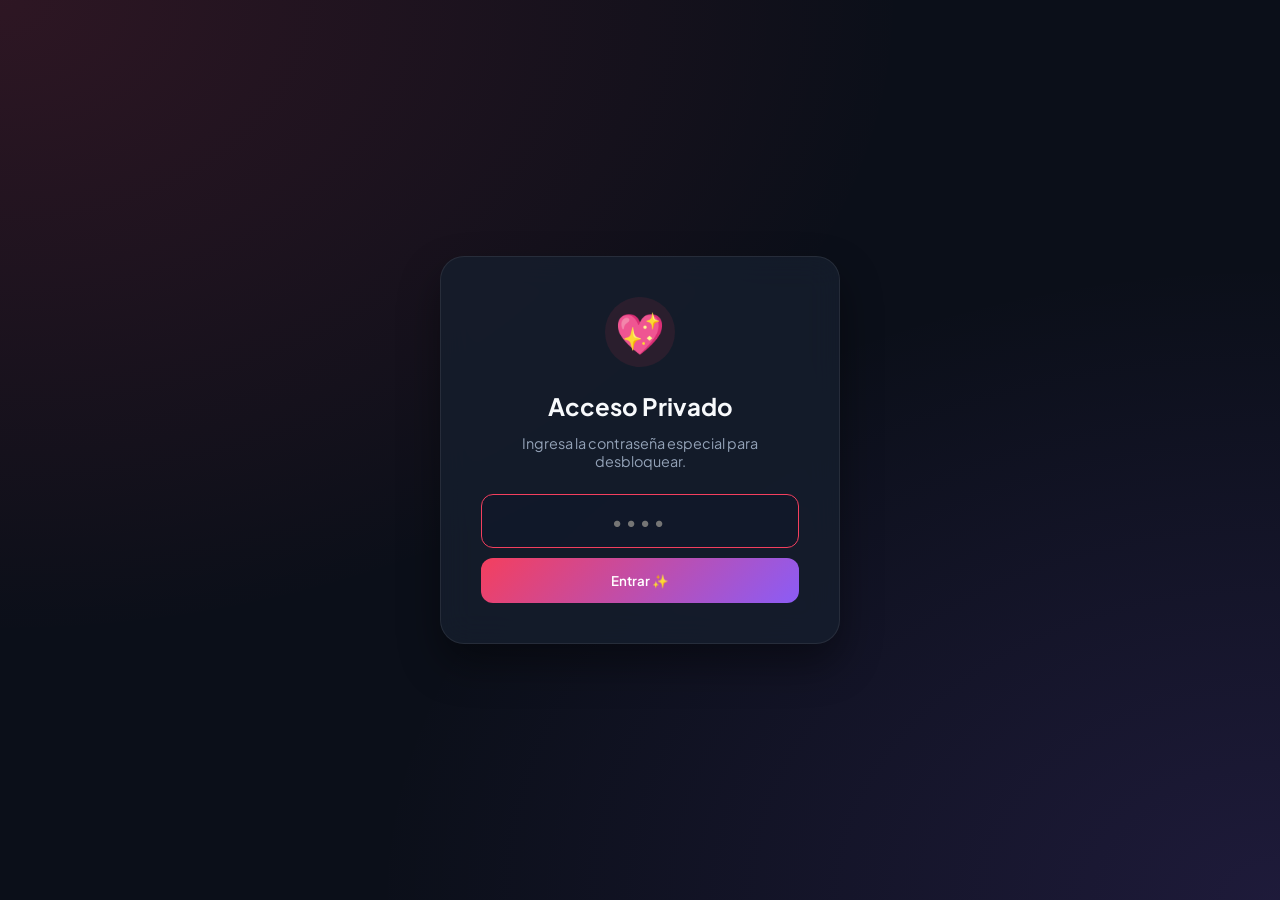
<file: index.html>
<!DOCTYPE html>
<html lang="es">
<head>
  <meta charset="UTF-8" />
  <meta name="viewport" content="width=device-width, initial-scale=1.0"/>
  <title>Para ti chiquilla 💖</title>
  <link rel="stylesheet" href="styles.css" />
  <link href="https://fonts.googleapis.com/css2?family=Plus+Jakarta+Sans:wght@400;600;800&family=Caveat:wght@700&display=swap" rel="stylesheet">
</head>
<body>

  <!-- PANTALLA DE BLOQUEO -->
  <div id="lock-screen" class="lock-wrapper">
    <div class="lock-card">
      <div class="heart-badge">💖</div>
      <h2>Acceso Privado</h2>
      <p class="sub">Ingresa la contraseña especial para desbloquear.</p>
      
      <div class="input-group">
        <input type="password" id="password-input" placeholder="••••" maxlength="8" autofocus />
        <button id="unlock-btn" class="btn-primary">Entrar ✨</button>
      </div>
      
      <p id="error-msg" class="error-text">Uuuyy, clave incorrecta... ¡Intenta de nuevo! 👀</p>
    </div>
  </div>

  <!-- CONTENIDO PRINCIPAL -->
  <div id="content-screen" class="main-container hidden">
    
    <!-- Hero Header -->
    <header class="hero-card">
      <span class="tag">Nuestro Espacio</span>
      <h1>Hola mi amochito <span class="sparkle">✨</span></h1>
      <p class="hero-desc">
        De horas en el servicio en la melchor, las caminatas acompañandote a tu casa, las idas al Tec y las largas platicas... a una historia de amor echa realidad
      </p>

      <!-- Contador de tiempo -->
      <div class="timer-box">
        <h3>Tiempo juntos de novios:</h3>
        <div id="counter" class="counter-grid">
          <div class="time-unit"><span id="days">0</span><small>Días</small></div>
          <div class="time-unit"><span id="hours">0</span><small>Horas</small></div>
          <div class="time-unit"><span id="minutes">0</span><small>Mins</small></div>
          <div class="time-unit"><span id="seconds">0</span><small>Segs</small></div>
        </div>
      </div>
    </header>

    <!-- Widget Sombrilla -->
    <section class="interactive-card">
      <div class="umbrella-icon">☂️</div>
      <div class="umbrella-info">
        <h3>El Estado de la Sombrilla, Rcuerdas?... jejeje</h3>
        <p id="umbrella-status">Estatus actual: <strong>En posesión de André (Propiedad casi legal)</strong></p>
      </div>
      <button id="umbrella-btn" class="btn-secondary">Intentar devolver sombrilla 🌂</button>
    </section>

    <!-- CHAT ADAPTADO CON LOS MOMENTOS CLAVE -->
    <section class="section-block">
      <h2>💬 El momento donde todo cambió</h2>
      <div class="chat-mockup">
        <div class="chat-header">
          <div class="avatar">K</div>
          <div>
            <strong>Mi Niña 💖</strong>
            <span class="online">23 de marzo de 2026</span>
          </div>
        </div>
        <div class="chat-body">
          
          <div class="msg left">
            <p>yo quisiera un novio como tu que onda contigo</p>
            <span class="time">9:28 PM</span>
          </div>

          <div class="msg right">
            <p>Aaayyy katy enserioo? Es que yo siento que una niña no podría estar conmigo por como soy la vdd</p>
            <span class="time">9:30 PM ✓✓</span>
          </div>

          <div class="msg left">
            <p>hoy hiciste cosas que haria un buen novio... como veniamos en la playa que me llevaras a mi casa a pesar de que te tienes que regresar solo ya tarde</p>
            <span class="time">9:31 PM</span>
          </div>

          <div class="msg right">
            <p>Pero pues es que es diferente sabes tu literal me provocas querer ser diferente contigo</p>
            <span class="time">9:40 PM ✓✓</span>
          </div>

          <div class="msg left">
            <p>especial como ? como mejores amigos?</p>
            <span class="time">9:49 PM</span>
          </div>

          <!-- LA CONFESIÓN DE ANDRÉ -->
          <div class="msg right">
            <p>Ayyy yaaa katy ya que esto termine como tenga que terminar. Pues es que la vvd tu me gustas y desde siempre desde el primer día que te vi literal fue amor a primera vista lo que senti por ti... y pues ya te lo tenia que decir tarde o temprano.</p>
            <span class="time">9:58 PM ✓✓</span>
          </div>

          <div class="msg left">
            <p>diosmio... como que desde el dia 1 😱</p>
            <span class="time">10:00 PM</span>
          </div>

          <!-- REVELACIÓN DE KATY -->
          <div class="msg left">
            <p>me llamabas la atención desde antes dr andar con ariel pero como yo sabia que tu nunca ibas a querer una relación dije pues no... joseph sabe desde los inicios que me gustabas JAAJAJAJAJA</p>
            <span class="time">10:07 PM</span>
          </div>

          <div class="msg right">
            <p>Waaaoo la vdd no esperaba que yo te llamara la atención, por que pues tu eres una niña muy hermosa y especial que pues yo nunca pensé que te fueras a fijar en mi la vdd</p>
            <span class="time">10:09 PM ✓✓</span>
          </div>

          <!-- DECLARACIÓN MUTUA -->
          <div class="msg right">
            <p>No, me hiciste sentir completo por primera vez en mucho tiempo</p>
            <span class="time">10:26 PM ✓✓</span>
          </div>

          <div class="msg left">
            <p>ayyyyyy te quiero muchísimo🫶</p>
            <span class="time">10:26 PM</span>
          </div>

          <div class="msg right">
            <p>Te amo katy, te amo mucho, no sabes que pinché felicidad me da poder decirtelo 🫶</p>
            <span class="time">10:27 PM ✓✓</span>
          </div>

          <div class="msg left">
            <p>tlj que quiero gritar de felicidad sigo en shock! yo tambieeeen 💖</p>
            <span class="time">10:31 PM</span>
          </div>

          <div class="msg right">
            <p>Por que aun que tu no te lo creas estás hermosa katy, siempre me gustó tu forma de ser y el amor que siento hacia ti me provoca ser así contigo ❤️</p>
            <span class="time">10:40 PM ✓✓</span>
          </div>

        </div>
      </div>
    </section>

    <!-- Línea del tiempo -->
    <section class="section-block">
      <h2>📅 Nuestra Línea del Tiempo</h2>
      <div class="timeline">
        
        <div class="timeline-item">
          <div class="timeline-dot">🏫</div>
          <div class="timeline-content">
            <span class="date">Septiembre - Diciembre 2025</span>
            <h3>El Servicio Social</h3>
            <p>Aun me acuerdo mucho de mi primer dia en el servicio, esa primera vez que te vi a los ojos es inolvidable, y cuando te acompañaba a tu casa yo era el mas feliz jijijiji</p>
          </div>
        </div>

        <div class="timeline-item">
          <div class="timeline-dot">🎂</div>
          <div class="timeline-content">
            <span class="date">Enero & Febrero 2026</span>
            <h3>Cumpleaños y Apoyo Mutuo</h3>
            <p>Celebrar nuestros cumpleaños que aun esta en mi mente ese kinder delice que me regalaste, y empezar con esas largas platicas todos los dias, que dieron paso a que poco a poco nos fueramos juntando mas y mas.</p>
          </div>
        </div>

        <div class="timeline-item">
          <div class="timeline-dot">💖</div>
          <div class="timeline-content">
            <span class="date">24 de Marzo de 2026</span>
            <h3>El Inicio Oficial 👩‍❤️‍👨</h3>
            <p>El día en que dejamos de darle vuelta al asunto y empezamos nuestra historia juntos formalmente.</p>
          </div>
        </div>

        <div class="timeline-item">
          <div class="timeline-dot">🚗</div>
          <div class="timeline-content">
            <span class="date">Abril - Junio 2026</span>
            <h3>Citas, Tec y Rutina de Acompañarnos</h3>
            <p>Las idas juntos al Tec, pedir los Didis y la costumbre de estar el uno para el otro todos los días.</p>
          </div>
        </div>

        <div class="timeline-item">
          <div class="timeline-dot">✨</div>
          <div class="timeline-content">
            <span class="date">Julio 2026 - Presente</span>
            <h3>Sumando Momentos</h3>
            <p>Cada dia amandonos mas y mas, con algunas salidas y sobre todo estando el uno para el otro.</p>
          </div>
        </div>

        <!-- Elemento final con desvanecido -->
        <div class="timeline-item timeline-fade">
          <div class="timeline-dot dot-glow">⏳</div>
          <div class="timeline-content content-blur">
            <span class="date">El futuro...</span>
            <h3 class="in-progress-text">En proceso... construyendo una vida juntos 🤍</h3>
          </div>
        </div>

      </div>
    </section>

    <!-- Tarjeta Especial -->
    <section class="section-block">
      <h2>📜 Algo desde mi corazon</h2>
      <div class="card-letter">
        <p class="letter-text">
          "Seis meses podra ser muy poco para muchos, pero cuando se viven como tu y yo los hemos vivido creo que no hace falta mas para estar seguro que quiero estar junto a ti para toda la vida, juntos tu y yo escribiendo una historia llena de mucho amor como desde el primer momento, amandonos para siempre"
        </p>
        <span class="signature">— André</span>
      </div>
    </section>

    <footer>
      <p>Página programada con mucho amor por tu amochito 😎</p>
    </footer>

  </div>

  <script src="script.js"></script>
</body>
</html>
</file>
<file: styles.css>
:root {
  --bg-main: #0b0f19;
  --card-bg: rgba(22, 30, 46, 0.8);
  --accent-pink: #f43f5e;
  --accent-purple: #8b5cf6;
  --text-primary: #f8fafc;
  --text-secondary: #94a3b8;
  --border-color: rgba(255, 255, 255, 0.08);
}

* {
  box-sizing: border-box;
  margin: 0;
  padding: 0;
  font-family: 'Plus Jakarta Sans', sans-serif;
}

body {
  background-color: var(--bg-main);
  background-image: 
    radial-gradient(at 0% 0%, rgba(244, 63, 94, 0.15) 0px, transparent 50%),
    radial-gradient(at 100% 100%, rgba(139, 92, 246, 0.15) 0px, transparent 50%);
  background-attachment: fixed;
  color: var(--text-primary);
  min-height: 100vh;
  display: flex;
  justify-content: center;
  padding: 20px 10px;
}

/* Pantalla de Bloqueo */
.lock-wrapper {
  display: flex;
  justify-content: center;
  align-items: center;
  width: 100%;
  min-height: 80vh;
}

.lock-card {
  background: var(--card-bg);
  backdrop-filter: blur(16px);
  border: 1px solid var(--border-color);
  padding: 2.5rem;
  border-radius: 24px;
  text-align: center;
  max-width: 400px;
  width: 100%;
  box-shadow: 0 20px 40px rgba(0, 0, 0, 0.4);
}

.heart-badge {
  font-size: 2.5rem;
  background: rgba(244, 63, 94, 0.1);
  width: 70px;
  height: 70px;
  line-height: 70px;
  border-radius: 50%;
  margin: 0 auto 1.5rem auto;
}

.sub {
  color: var(--text-secondary);
  font-size: 0.9rem;
  margin: 0.8rem 0 1.5rem 0;
}

.input-group {
  display: flex;
  flex-direction: column;
  gap: 10px;
}

input[type="password"] {
  padding: 14px;
  border-radius: 12px;
  border: 1px solid var(--border-color);
  background: rgba(15, 23, 42, 0.6);
  color: #fff;
  text-align: center;
  font-size: 1.2rem;
  letter-spacing: 4px;
  outline: none;
}

input[type="password"]:focus {
  border-color: var(--accent-pink);
}

.btn-primary {
  padding: 14px;
  border: none;
  border-radius: 12px;
  background: linear-gradient(135deg, var(--accent-pink), var(--accent-purple));
  color: white;
  font-weight: 600;
  cursor: pointer;
  transition: transform 0.2s, opacity 0.2s;
}

.btn-primary:hover {
  opacity: 0.9;
  transform: translateY(-2px);
}

.error-text {
  color: #fb7185;
  font-size: 0.85rem;
  margin-top: 1rem;
  display: none;
}

/* Pantalla Principal */
.main-container {
  max-width: 680px;
  width: 100%;
  animation: fadeIn 0.8s ease-in-out;
}

.hidden {
  display: none !important;
}

.hero-card {
  background: var(--card-bg);
  backdrop-filter: blur(16px);
  border: 1px solid var(--border-color);
  padding: 2.5rem 2rem;
  border-radius: 28px;
  text-align: center;
  margin-bottom: 2rem;
}

.tag {
  background: rgba(244, 63, 94, 0.15);
  color: var(--accent-pink);
  font-size: 0.8rem;
  font-weight: 600;
  padding: 6px 14px;
  border-radius: 20px;
  text-transform: uppercase;
}

h1 {
  font-size: 2.2rem;
  margin: 1rem 0 0.5rem 0;
}

.hero-desc {
  color: var(--text-secondary);
  font-size: 0.95rem;
  line-height: 1.6;
}

/* Contador */
.timer-box {
  margin-top: 2rem;
  background: rgba(15, 23, 42, 0.5);
  padding: 1.2rem;
  border-radius: 18px;
  border: 1px solid var(--border-color);
}

.timer-box h3 {
  font-size: 0.85rem;
  color: var(--text-secondary);
  margin-bottom: 1rem;
  text-transform: uppercase;
}

.counter-grid {
  display: grid;
  grid-template-columns: repeat(4, 1fr);
  gap: 10px;
}

.time-unit span {
  display: block;
  font-size: 1.5rem;
  font-weight: 800;
  color: var(--accent-pink);
}

.time-unit small {
  color: var(--text-secondary);
  font-size: 0.75rem;
}

/* Widget Sombrilla */
.interactive-card {
  background: linear-gradient(135deg, rgba(139, 92, 246, 0.15), rgba(244, 63, 94, 0.15));
  border: 1px solid var(--border-color);
  padding: 1.5rem;
  border-radius: 20px;
  display: flex;
  align-items: center;
  justify-content: space-between;
  gap: 15px;
  margin-bottom: 2rem;
  flex-wrap: wrap;
}

.umbrella-icon {
  font-size: 2.2rem;
}

.umbrella-info {
  flex: 1;
}

.umbrella-info h3 {
  font-size: 1rem;
}

.umbrella-info p {
  font-size: 0.85rem;
  color: var(--text-secondary);
}

.btn-secondary {
  background: rgba(255, 255, 255, 0.1);
  border: 1px solid var(--border-color);
  color: #fff;
  padding: 10px 16px;
  border-radius: 10px;
  cursor: pointer;
  font-size: 0.85rem;
  transition: background 0.2s;
}

.btn-secondary:hover {
  background: rgba(255, 255, 255, 0.2);
}

/* Mockup Chat */
.section-block {
  margin-bottom: 2.5rem;
}

.section-block h2 {
  font-size: 1.3rem;
  margin-bottom: 1.2rem;
}

.chat-mockup {
  background: #0f172a;
  border-radius: 20px;
  border: 1px solid var(--border-color);
  overflow: hidden;
}

.chat-header {
  background: #1e293b;
  padding: 12px 16px;
  display: flex;
  align-items: center;
  gap: 12px;
}

.avatar {
  background: var(--accent-pink);
  width: 38px;
  height: 38px;
  border-radius: 50%;
  display: flex;
  align-items: center;
  justify-content: center;
  font-weight: bold;
}

.online {
  display: block;
  font-size: 0.75rem;
  color: #4ade80;
}

.chat-body {
  padding: 16px;
  display: flex;
  flex-direction: column;
  gap: 12px;
}

.msg {
  max-width: 80%;
  padding: 10px 14px;
  border-radius: 14px;
  font-size: 0.9rem;
  line-height: 1.4;
  position: relative;
}

.msg.left {
  background: #334155;
  align-self: flex-start;
  border-bottom-left-radius: 2px;
}

.msg.right {
  background: #831843;
  align-self: flex-end;
  border-bottom-right-radius: 2px;
}

.time {
  display: block;
  font-size: 0.65rem;
  color: rgba(255, 255, 255, 0.5);
  text-align: right;
  margin-top: 4px;
}

/* Timeline */
.timeline {
  display: flex;
  flex-direction: column;
  gap: 1.5rem;
  position: relative;
  padding-left: 20px;
  border-left: 2px solid var(--border-color);
}

.timeline-item {
  position: relative;
}

.timeline-dot {
  position: absolute;
  left: -33px;
  top: 0;
  background: #1e293b;
  border: 1px solid var(--border-color);
  width: 26px;
  height: 26px;
  border-radius: 50%;
  display: flex;
  align-items: center;
  justify-content: center;
  font-size: 0.8rem;
}

.timeline-content {
  background: var(--card-bg);
  padding: 1.2rem;
  border-radius: 16px;
  border: 1px solid var(--border-color);
}

.date {
  font-size: 0.75rem;
  color: var(--accent-pink);
  font-weight: 600;
}

.timeline-content h3 {
  font-size: 1rem;
  margin: 4px 0;
}

.timeline-content p {
  font-size: 0.85rem;
  color: var(--text-secondary);
}

/* EFECTO DESVANECIDO PARA EL FINAL DE LA LÍNEA DEL TIEMPO */
.timeline-fade {
  opacity: 0.75;
}

.content-blur {
  background: linear-gradient(180deg, var(--card-bg) 0%, rgba(22, 30, 46, 0.2) 100%);
  backdrop-filter: blur(4px);
  border: 1px stroke rgba(244, 63, 94, 0.3);
  border-style: dashed;
}

.in-progress-text {
  background: linear-gradient(90deg, #f43f5e, #a855f7);
  -webkit-background-clip: text;
  -webkit-text-fill-color: transparent;
  font-weight: 800;
  margin-top: 6px !important;
}

.dot-glow {
  box-shadow: 0 0 10px rgba(244, 63, 94, 0.5);
}

/* Carta */
.card-letter {
  background: rgba(244, 63, 94, 0.05);
  border: 1px dashed var(--accent-pink);
  padding: 1.8rem;
  border-radius: 20px;
}

.letter-text {
  font-family: 'Caveat', cursive;
  font-size: 1.4rem;
  line-height: 1.5;
  color: #ffe4e6;
}

.signature {
  display: block;
  text-align: right;
  font-family: 'Caveat', cursive;
  font-size: 1.5rem;
  color: var(--accent-pink);
  margin-top: 1rem;
}

footer {
  text-align: center;
  color: var(--text-secondary);
  font-size: 0.8rem;
  padding: 2rem 0;
}

@keyframes fadeIn {
  from { opacity: 0; transform: translateY(15px); }
  to { opacity: 1; transform: translateY(0); }
}
</file>
